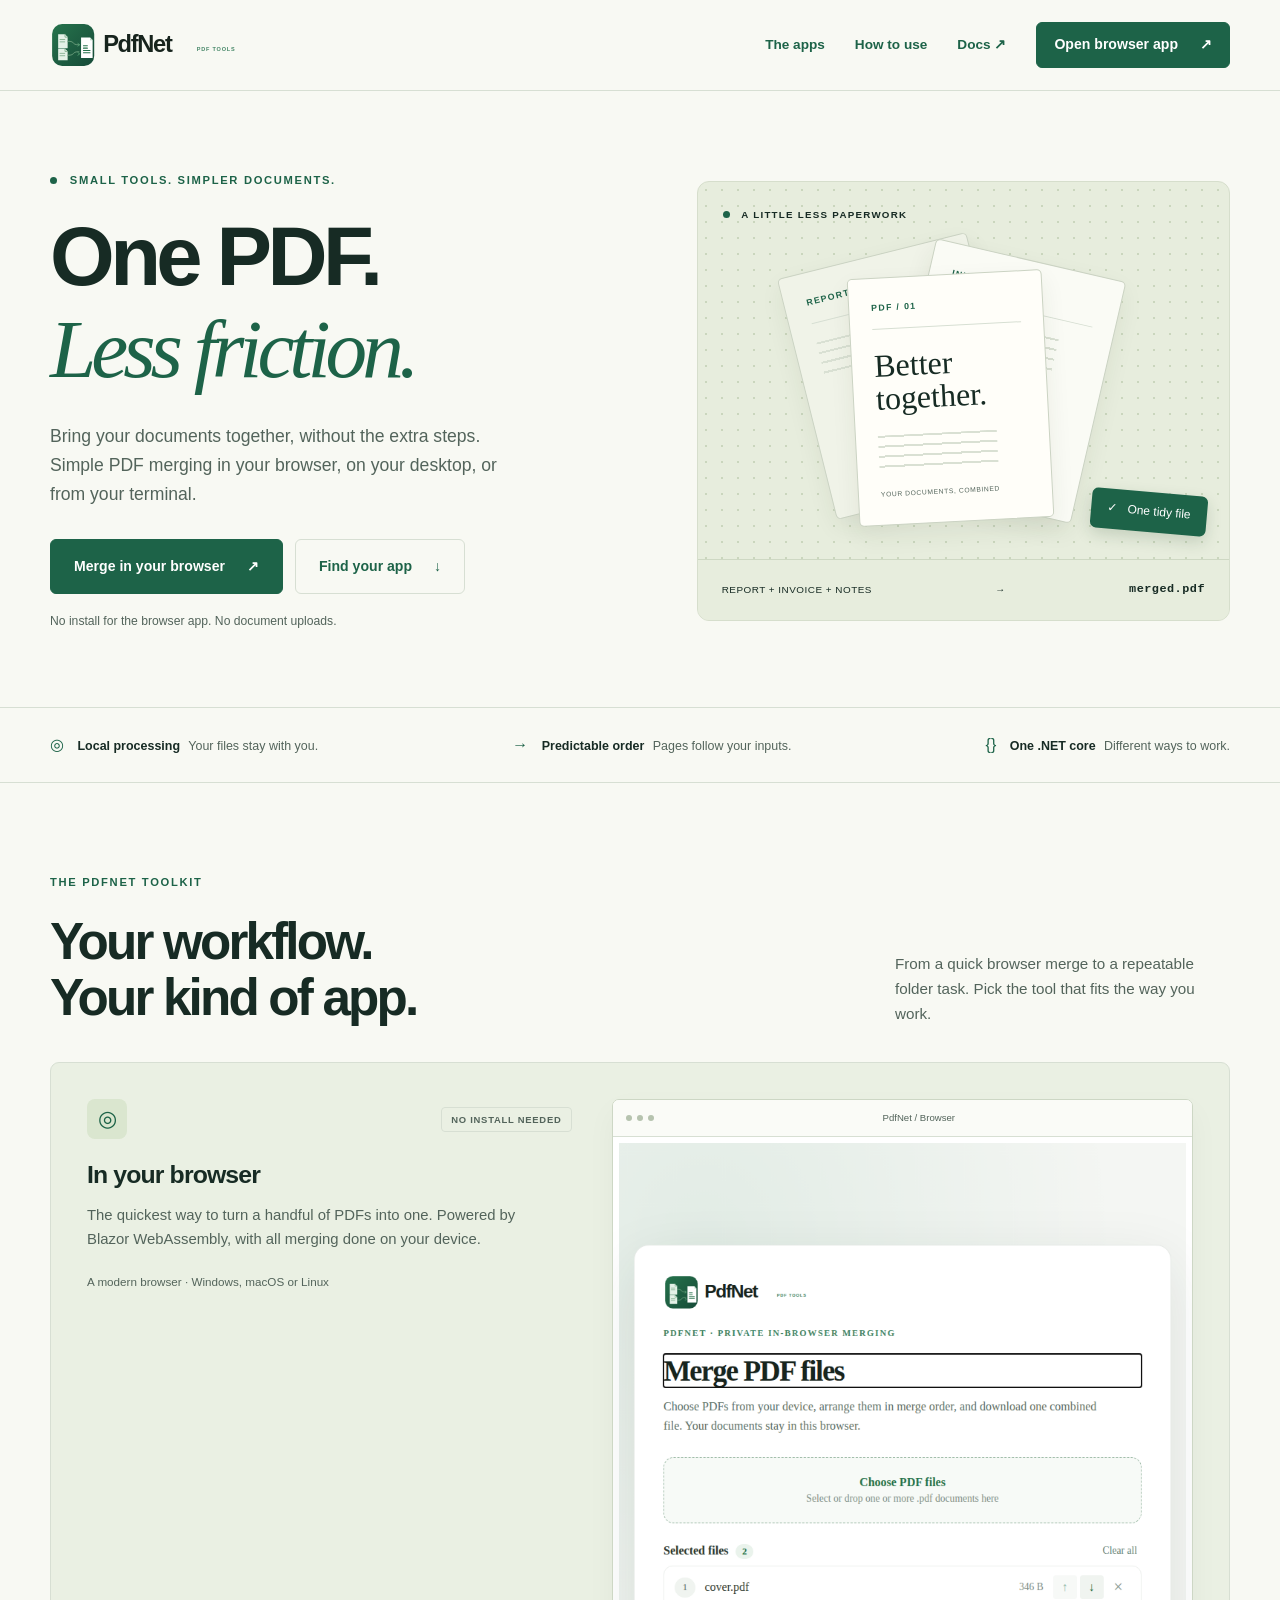
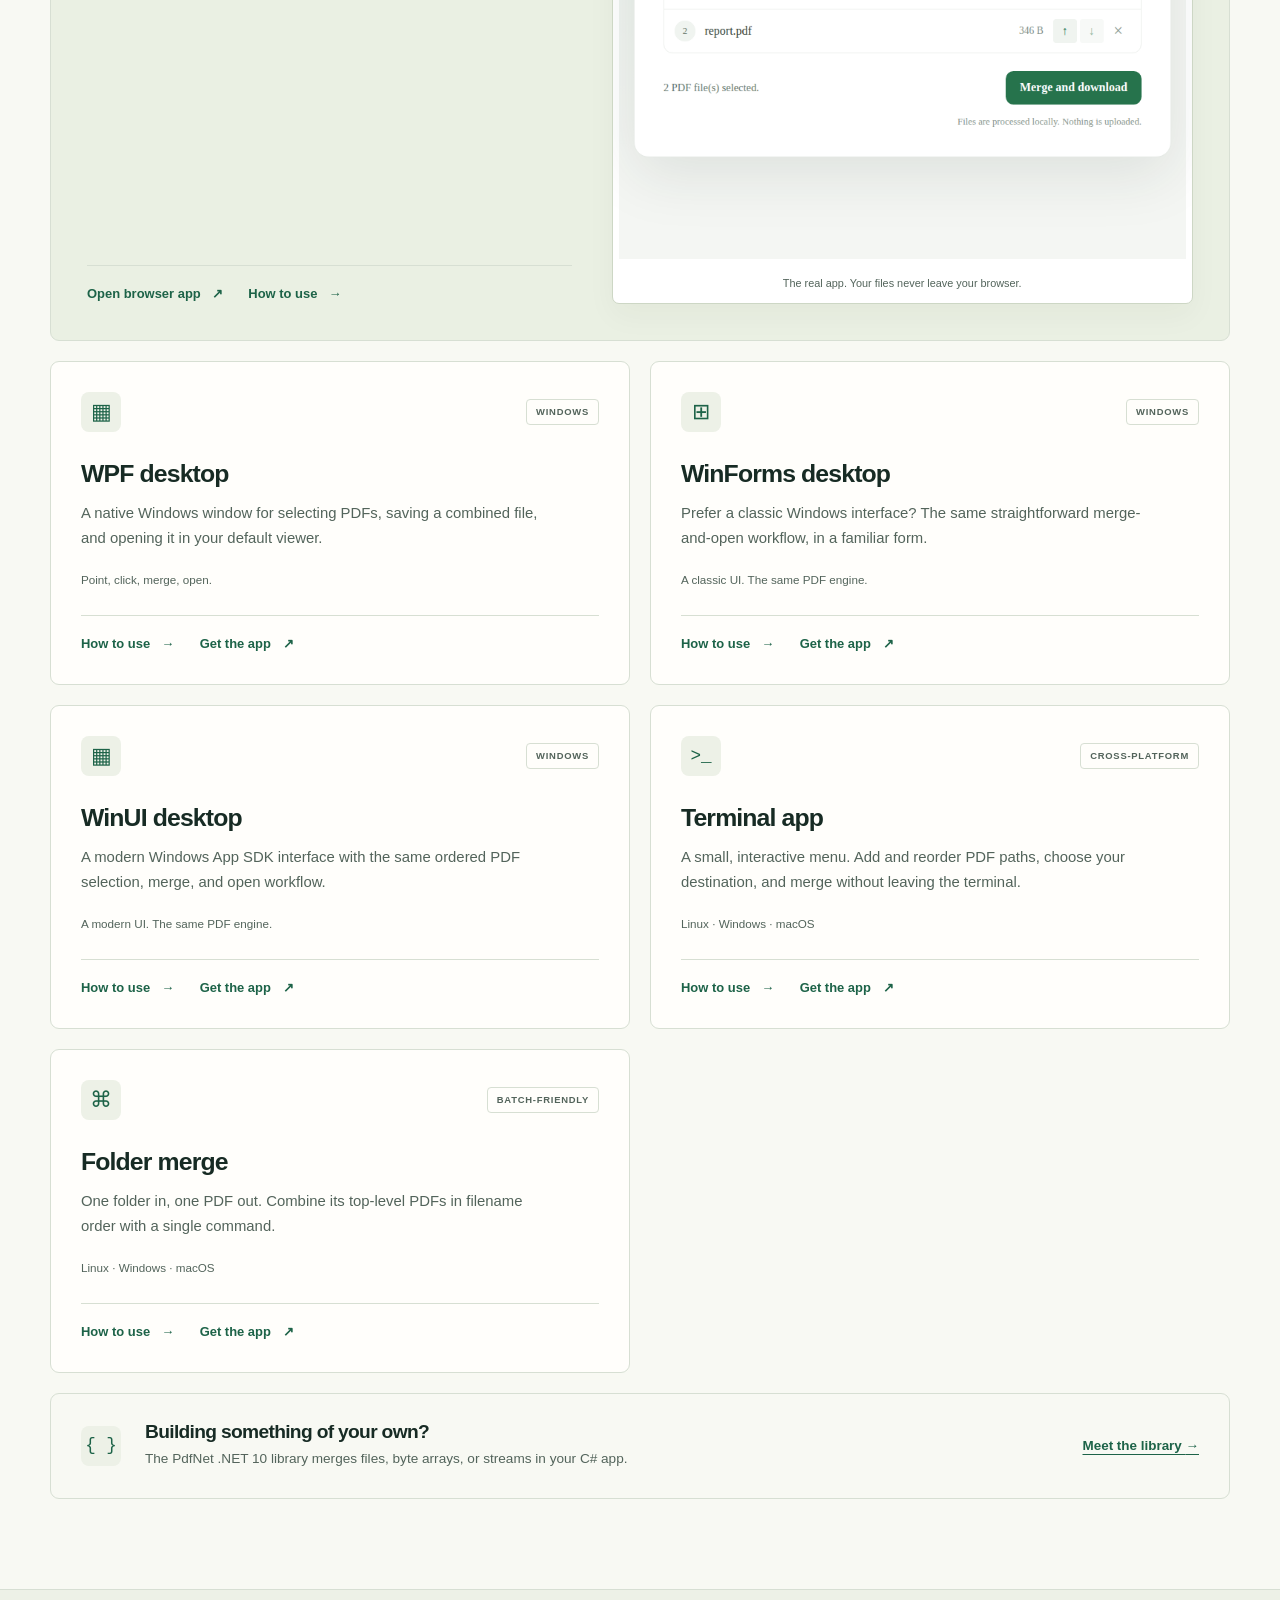
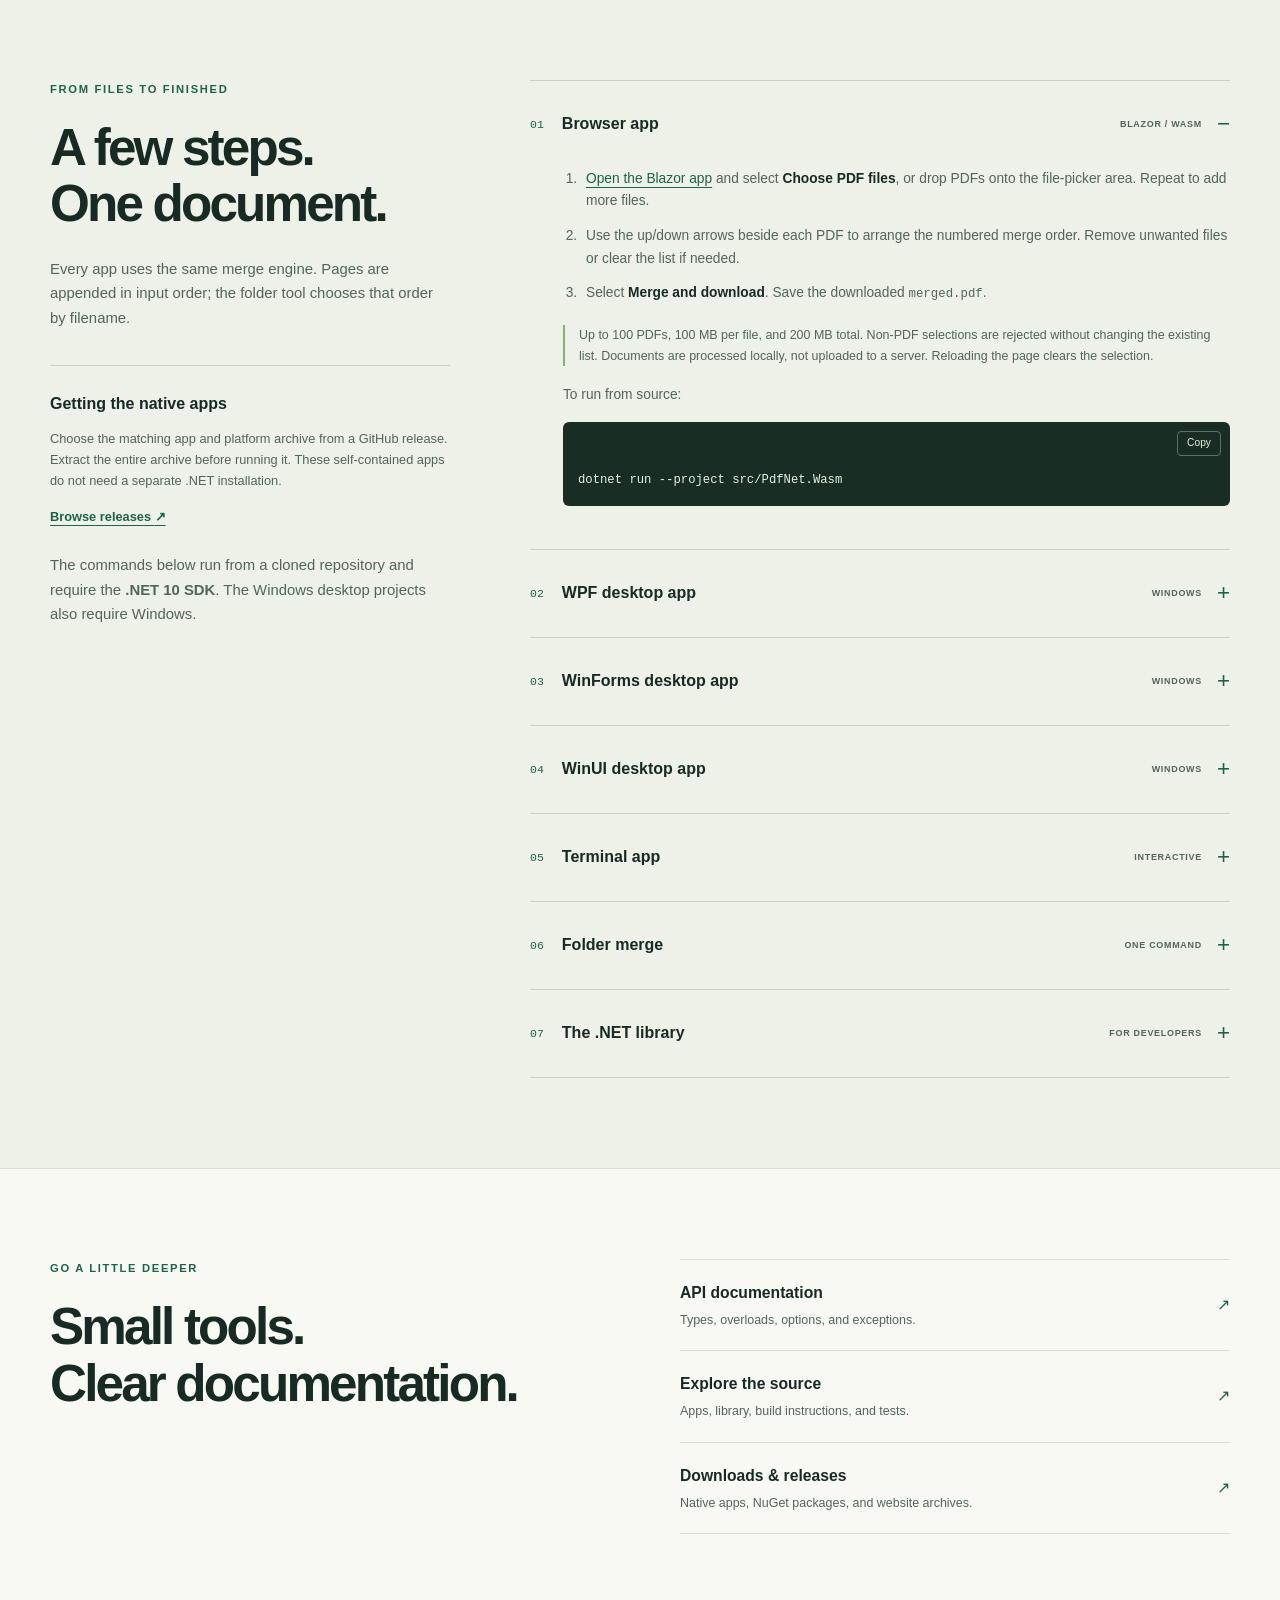
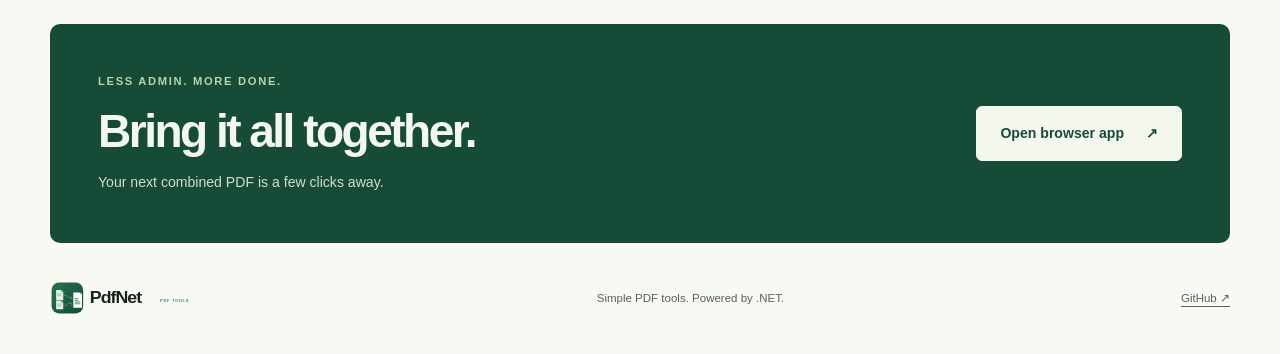
<file: site/index.html>
<!doctype html>
<html lang="en">
<head>
  <meta charset="utf-8">
  <meta name="viewport" content="width=device-width, initial-scale=1">
  <meta name="theme-color" content="#164b38">
  <meta name="description" content="One PDF, less friction. Merge documents locally with PdfNet's browser, Windows, terminal and folder tools, or build with the .NET library.">
  <meta property="og:title" content="PdfNet | One PDF. Less friction.">
  <meta property="og:description" content="Simple PDF merging, wherever you work. Explore the browser, desktop and command-line apps, plus the .NET library.">
  <meta property="og:type" content="website">
  <meta property="og:image" content="https://alexhedley.github.io/pdfnet/site/assets/pdfnet-social-preview.png">
  <title>PdfNet | One PDF. Less friction.</title>
  <link rel="icon" href="assets/pdfnet-icon.svg" type="image/svg+xml">
  <link rel="stylesheet" href="styles.css">
  <script src="script.js" defer></script>
</head>
<body>
  <a class="skip-link" href="#main">Skip to content</a>
  <header class="header">
    <div class="container header-inner">
      <a class="brand" href="#top" aria-label="PdfNet home"><img src="assets/pdfnet-logo.svg" width="760" height="176" alt="PdfNet PDF tools"></a>
      <button class="menu-toggle" type="button" aria-controls="navigation" aria-expanded="false" hidden>Menu <span aria-hidden="true">+</span></button>
      <nav id="navigation" aria-label="Main navigation">
        <a href="#apps">The apps</a>
        <a href="#how-to">How to use</a>
        <a href="https://alexhedley.github.io/pdfnet/docs/">Docs <span aria-hidden="true">&#8599;</span></a>
        <a class="button button-small" href="https://alexhedley.github.io/pdfnet/">Open browser app <span aria-hidden="true">&#8599;</span></a>
      </nav>
    </div>
  </header>

  <main id="main">
    <section class="hero container" id="top" aria-labelledby="hero-title">
      <div class="hero-copy">
        <p class="eyebrow"><span class="status-dot" aria-hidden="true"></span> SMALL TOOLS. SIMPLER DOCUMENTS.</p>
        <h1 id="hero-title">One PDF.<br><em>Less friction.</em></h1>
        <p class="lead">Bring your documents together, without the extra steps. Simple PDF merging in your browser, on your desktop, or from your terminal.</p>
        <div class="button-row">
          <a class="button" href="https://alexhedley.github.io/pdfnet/">Merge in your browser <span aria-hidden="true">&#8599;</span></a>
          <a class="button button-outline" href="#apps">Find your app <span aria-hidden="true">&#8595;</span></a>
        </div>
        <p class="hero-note">No install for the browser app. No document uploads.</p>
      </div>
      <div class="hero-art" aria-label="Illustration: three PDF documents combined into one">
        <div class="art-heading"><span class="status-dot" aria-hidden="true"></span> A LITTLE LESS PAPERWORK</div>
        <div class="paper-stack" aria-hidden="true">
          <div class="paper paper-back"><span class="paper-label">REPORT</span><div class="paper-lines"></div></div>
          <div class="paper paper-middle"><span class="paper-label">INVOICE</span><div class="paper-lines"></div></div>
          <div class="paper paper-front"><span class="paper-label">PDF / 01</span><strong>Better<br>together.</strong><div class="paper-lines"></div><span class="paper-footer">YOUR DOCUMENTS, COMBINED</span></div>
        </div>
        <div class="merge-stamp"><span aria-hidden="true">&#10003;</span> One tidy file</div>
        <div class="art-footer"><span>REPORT + INVOICE + NOTES</span><span aria-hidden="true">&#8594;</span><strong>merged.pdf</strong></div>
      </div>
    </section>

    <div class="principles">
      <div class="container principles-inner">
        <p><span aria-hidden="true">&#9678;</span> <strong>Local processing</strong> Your files stay with you.</p>
        <p><span aria-hidden="true">&#8594;</span> <strong>Predictable order</strong> Pages follow your inputs.</p>
        <p><span aria-hidden="true">&#123;&#125;</span> <strong>One .NET core</strong> Different ways to work.</p>
      </div>
    </div>

    <section class="section container" id="apps" aria-labelledby="apps-title">
      <div class="section-heading">
        <div><p class="eyebrow">THE PDFNET TOOLKIT</p><h2 id="apps-title">Your workflow.<br>Your kind of app.</h2></div>
        <p>From a quick browser merge to a repeatable folder task. Pick the tool that fits the way you work.</p>
      </div>
      <div class="app-grid">
        <article class="app-card app-featured">
          <div class="featured-copy">
            <div class="card-top"><span class="app-symbol" aria-hidden="true">&#9678;</span><span class="tag">NO INSTALL NEEDED</span></div>
            <h3>In your browser</h3>
            <p>The quickest way to turn a handful of PDFs into one. Powered by Blazor WebAssembly, with all merging done on your device.</p>
            <p class="platform">A modern browser &middot; Windows, macOS or Linux</p>
            <div class="card-links"><a href="https://alexhedley.github.io/pdfnet/">Open browser app <span aria-hidden="true">&#8599;</span></a><a href="#guide-browser">How to use <span aria-hidden="true">&#8594;</span></a></div>
          </div>
          <figure class="browser-preview">
            <div class="window-bar" aria-hidden="true"><span></span><span></span><span></span><small>PdfNet / Browser</small></div>
            <img src="assets/pdfnet-wasm-selected.png" width="780" height="980" alt="Blazor app showing the PDF drop area, selected files with up/down controls, and Merge and download">
            <figcaption>The real app. Your files never leave your browser.</figcaption>
          </figure>
        </article>
        <article class="app-card">
          <div class="card-top"><span class="app-symbol" aria-hidden="true">&#9638;</span><span class="tag">WINDOWS</span></div>
          <h3>WPF desktop</h3>
          <p>A native Windows window for selecting PDFs, saving a combined file, and opening it in your default viewer.</p>
          <p class="platform">Point, click, merge, open.</p>
          <div class="card-links"><a href="#guide-wpf">How to use <span aria-hidden="true">&#8594;</span></a><a href="https://github.com/alexhedley/pdfnet/releases">Get the app <span aria-hidden="true">&#8599;</span></a></div>
        </article>
        <article class="app-card">
          <div class="card-top"><span class="app-symbol" aria-hidden="true">&#8862;</span><span class="tag">WINDOWS</span></div>
          <h3>WinForms desktop</h3>
          <p>Prefer a classic Windows interface? The same straightforward merge-and-open workflow, in a familiar form.</p>
          <p class="platform">A classic UI. The same PDF engine.</p>
          <div class="card-links"><a href="#guide-winforms">How to use <span aria-hidden="true">&#8594;</span></a><a href="https://github.com/alexhedley/pdfnet/releases">Get the app <span aria-hidden="true">&#8599;</span></a></div>
        </article>
        <article class="app-card">
          <div class="card-top"><span class="app-symbol" aria-hidden="true">&#9638;</span><span class="tag">WINDOWS</span></div>
          <h3>WinUI desktop</h3>
          <p>A modern Windows App SDK interface with the same ordered PDF selection, merge, and open workflow.</p>
          <p class="platform">A modern UI. The same PDF engine.</p>
          <div class="card-links"><a href="#guide-winui">How to use <span aria-hidden="true">&#8594;</span></a><a href="https://github.com/alexhedley/pdfnet/releases">Get the app <span aria-hidden="true">&#8599;</span></a></div>
        </article>
        <article class="app-card">
          <div class="card-top"><span class="app-symbol mono" aria-hidden="true">&gt;_</span><span class="tag">CROSS-PLATFORM</span></div>
          <h3>Terminal app</h3>
          <p>A small, interactive menu. Add and reorder PDF paths, choose your destination, and merge without leaving the terminal.</p>
          <p class="platform">Linux &middot; Windows &middot; macOS</p>
          <div class="card-links"><a href="#guide-terminal">How to use <span aria-hidden="true">&#8594;</span></a><a href="https://github.com/alexhedley/pdfnet/releases">Get the app <span aria-hidden="true">&#8599;</span></a></div>
        </article>
        <article class="app-card">
          <div class="card-top"><span class="app-symbol" aria-hidden="true">&#8984;</span><span class="tag">BATCH-FRIENDLY</span></div>
          <h3>Folder merge</h3>
          <p>One folder in, one PDF out. Combine its top-level PDFs in filename order with a single command.</p>
          <p class="platform">Linux &middot; Windows &middot; macOS</p>
          <div class="card-links"><a href="#guide-folder">How to use <span aria-hidden="true">&#8594;</span></a><a href="https://github.com/alexhedley/pdfnet/releases">Get the app <span aria-hidden="true">&#8599;</span></a></div>
        </article>
      </div>
      <aside class="library-banner">
        <span class="app-symbol mono" aria-hidden="true">{ }</span>
        <div><h3>Building something of your own?</h3><p>The PdfNet .NET 10 library merges files, byte arrays, or streams in your C# app.</p></div>
        <a href="#guide-library">Meet the library <span aria-hidden="true">&#8594;</span></a>
      </aside>
    </section>

    <section class="guide-section" id="how-to" aria-labelledby="guides-title">
      <div class="container guide-layout">
        <div class="guide-intro">
          <p class="eyebrow">FROM FILES TO FINISHED</p>
          <h2 id="guides-title">A few steps.<br>One document.</h2>
          <p>Every app uses the same merge engine. Pages are appended in input order; the folder tool chooses that order by filename.</p>
          <div class="download-note"><strong>Getting the native apps</strong><p>Choose the matching app and platform archive from a GitHub release. Extract the entire archive before running it. These self-contained apps do not need a separate .NET installation.</p><a href="https://github.com/alexhedley/pdfnet/releases">Browse releases <span aria-hidden="true">&#8599;</span></a></div>
          <p class="source-note">The commands below run from a cloned repository and require the <strong>.NET 10 SDK</strong>. The Windows desktop projects also require Windows.</p>
        </div>
        <div class="guides">
          <details id="guide-browser" open>
            <summary><span><span class="guide-number">01</span> Browser app</span><span class="guide-platform">BLAZOR / WASM</span></summary>
            <div class="guide-content">
              <ol><li><a href="https://alexhedley.github.io/pdfnet/">Open the Blazor app</a> and select <strong>Choose PDF files</strong>, or drop PDFs onto the file-picker area. Repeat to add more files.</li><li>Use the up/down arrows beside each PDF to arrange the numbered merge order. Remove unwanted files or clear the list if needed.</li><li>Select <strong>Merge and download</strong>. Save the downloaded <code>merged.pdf</code>.</li></ol>
              <p class="callout">Up to 100 PDFs, 100 MB per file, and 200 MB total. Non-PDF selections are rejected without changing the existing list. Documents are processed locally, not uploaded to a server. Reloading the page clears the selection.</p>
              <p>To run from source:</p>
              <div class="code-block"><pre><code>dotnet run --project src/PdfNet.Wasm</code></pre></div>
            </div>
          </details>
          <details id="guide-wpf">
            <summary><span><span class="guide-number">02</span> WPF desktop app</span><span class="guide-platform">WINDOWS</span></summary>
            <div class="guide-content">
              <ol><li>Extract the WPF Windows release archive and launch <code>PdfNet.Wpf.exe</code>, or run the source command below.</li><li>Select <strong>Add PDFs...</strong> to build your input list. Select PDFs and use <strong>Move up</strong> or <strong>Move down</strong> to arrange the merge order; use <strong>Remove selected</strong> for unwanted inputs.</li><li>Select <strong>Merge and open</strong>, choose a destination PDF, and save. The result opens in your default PDF viewer.</li></ol>
              <p class="callout">Multiple selected PDFs move together, preserving their relative order; movement stops at the beginning or end of the list. Choose an output path different from every selected input. The app rejects a destination that would overwrite one of its sources.</p>
              <div class="code-block"><pre><code>dotnet run --project src/PdfNet.Wpf</code></pre></div>
            </div>
          </details>
          <details id="guide-winforms">
            <summary><span><span class="guide-number">03</span> WinForms desktop app</span><span class="guide-platform">WINDOWS</span></summary>
            <div class="guide-content">
              <ol><li>Extract the WinForms Windows release archive and launch <code>PdfNet.WinForms.exe</code>, or run the source command below.</li><li>Use <strong>Add PDFs...</strong> to select your documents. Select PDFs and use <strong>Move up</strong> or <strong>Move down</strong> to arrange the merge order; use <strong>Remove selected</strong> to remove any you do not need.</li><li>Click <strong>Merge and open</strong>, choose where to save the PDF, and let your default viewer open the result.</li></ol>
              <p class="callout">Multiple selected PDFs keep their relative order when moved; movement stops at either end of the list. Like the WPF app, WinForms prevents you from saving the merged file over a selected input.</p>
              <div class="code-block"><pre><code>dotnet run --project src/PdfNet.WinForms</code></pre></div>
            </div>
          </details>
          <details id="guide-winui">
            <summary><span><span class="guide-number">04</span> WinUI desktop app</span><span class="guide-platform">WINDOWS</span></summary>
            <div class="guide-content">
              <ol><li>Extract the WinUI Windows release archive and launch <code>PdfNet.WinUI.exe</code>, or run the source command below.</li><li>Select <strong>Add PDFs...</strong> to add documents. Select PDFs and use <strong>Move up</strong> or <strong>Move down</strong> to arrange their merge order; use <strong>Remove selected</strong> to remove inputs.</li><li>Select <strong>Merge and open</strong>, choose a destination PDF, and save. The result opens in your default PDF viewer.</li></ol>
              <p class="callout">Selected PDFs move together, preserving their relative order; movement stops at the beginning or end of the list. The app rejects a destination that would overwrite one of its inputs.</p>
              <div class="code-block"><pre><code>dotnet run --project src/PdfNet.WinUI</code></pre></div>
            </div>
          </details>
          <details id="guide-terminal">
            <summary><span><span class="guide-number">05</span> Terminal app</span><span class="guide-platform">INTERACTIVE</span></summary>
            <div class="guide-content">
              <ol><li>Extract the terminal archive for your platform and run <code>./PdfNet.Tui</code> (or <code>PdfNet.Tui.exe</code> on Windows), or use the source command below.</li><li>Choose <strong>1. Add PDF</strong> and enter a path. Use <strong>2. Move PDF</strong> to enter a PDF's current number and its new position. Option <strong>3</strong> removes the last PDF in the displayed order.</li><li>Choose <strong>4. Set output folder</strong>, enter an existing folder such as <code>./reports</code>, then choose <strong>5. Merge PDFs</strong> to save <code>merged.pdf</code> inside it. Option <strong>6</strong> exits.</li></ol>
              <p class="callout">Paths may be surrounded by matching single or double quotes, including Windows paths such as <code>"D:\PDF files\input.pdf"</code>. Choose an existing writable output folder, not a filename. The app protects selected inputs from being overwritten. Relative paths start at the app's current working directory. Merge exceptions appear in red in the terminal; redirected output remains plain text.</p>
              <div class="code-block"><pre><code>dotnet run --project src/PdfNet.Tui</code></pre></div>
              <p>To skip the menu, pass an existing output folder and individual PDFs in merge order. The result is <code>merged.pdf</code> in that folder; use <code>--help</code> for usage.</p>
              <div class="code-block"><pre><code>dotnet run --project src/PdfNet.Tui -- --output ./results "cover page.pdf" report.pdf</code></pre></div>
              <figure class="terminal-preview"><img src="assets/pdfnet-tui.svg" alt="ASCII PdfNet banner and terminal menu with cyan Inputs/Output labels and grey unset output" loading="lazy"><figcaption>A simple menu, not a command to memorize.</figcaption></figure>
              <p><strong>Prefer a global tool?</strong> Download both the <code>PdfNet.Tui</code> and <code>PdfNet</code> NuGet packages from the same release into <code>./downloads</code>. Replace <code>0.1.0</code> below with that release's version. This option needs the .NET 10 runtime.</p>
              <div class="code-block"><pre><code>dotnet tool install --global PdfNet.Tui --version 0.1.0 --add-source ./downloads
pdfnet</code></pre></div>
            </div>
          </details>
          <details id="guide-folder">
            <summary><span><span class="guide-number">06</span> Folder merge</span><span class="guide-platform">ONE COMMAND</span></summary>
            <div class="guide-content">
              <ol><li>Put your PDFs in one directory. Files are sorted by filename, case-insensitively; use names such as <code>01-cover.pdf</code> and <code>02-report.pdf</code> to control the order.</li><li>Run the folder tool with that directory. The default output is <code>merged.pdf</code> inside it. Supply a second argument for a different destination.</li><li>Open the combined PDF. The destination is excluded from the input list, so subsequent runs will not merge it into itself.</li></ol>
              <p>From source:</p>
              <div class="code-block"><pre><code>dotnet run --file src/PdfNet.FolderMerge.cs -- ./reports
dotnet run --file src/PdfNet.FolderMerge.cs -- ./reports ./combined.pdf</code></pre></div>
              <p>Or extract the folder-merge archive and run its executable:</p>
              <div class="code-block"><pre><code>./PdfNet.FolderMerge ./reports ./combined.pdf</code></pre></div>
              <p>On Windows, use <code>PdfNet.FolderMerge.exe</code> instead.</p>
              <p class="callout">Only top-level PDFs are included, not subfolders. Omit the directory to use the current directory. An explicit relative output path starts at the current working directory, not the input folder. A folder without PDFs produces an error.</p>
            </div>
          </details>
          <details id="guide-library">
            <summary><span><span class="guide-number">07</span> The .NET library</span><span class="guide-platform">FOR DEVELOPERS</span></summary>
            <div class="guide-content">
              <p>Use the same engine in your own .NET 10 application. In a cloned repository, add a project reference (adjust the paths for your app):</p>
              <div class="code-block"><pre><code>dotnet add ./YourApp/YourApp.csproj reference ./src/PdfNet/PdfNet.csproj</code></pre></div>
              <p>Alternatively, download the <code>PdfNet</code> NuGet package from a release and use that folder as a local package source. Packages are not automatically published to NuGet.org.</p>
              <p>Merge files in the order you supply them:</p>
              <div class="code-block"><pre><code>using PdfNet;

PdfMerger.Merge(["cover.pdf", "report.pdf"], "merged.pdf");</code></pre></div>
              <p>Working in memory? Use byte arrays or streams, with optional document metadata:</p>
              <div class="code-block"><pre><code>byte[] merged = PdfMerger.Merge([
    File.ReadAllBytes("cover.pdf"),
    File.ReadAllBytes("report.pdf")
]);

using var output = File.Create("merged.pdf");
PdfMerger.Merge([streamA, streamB], output, new PdfMergeOptions
{
    Title = "Combined report",
    Author = "Your team",
    SkipEmptyDocuments = true
});</code></pre></div>
              <p class="callout">File-based merges replace the destination only after success. The stream overload leaves your streams open. Unreadable inputs throw <code>PdfMergeException</code>; missing files throw <code>FileNotFoundException</code>.</p>
              <a href="https://alexhedley.github.io/pdfnet/docs/">Read the API reference <span aria-hidden="true">&#8599;</span></a>
            </div>
          </details>
          <p id="copy-status" class="copy-status" role="status" aria-live="polite"></p>
        </div>
      </div>
    </section>

    <section class="section container resources" aria-labelledby="resources-title">
      <div><p class="eyebrow">GO A LITTLE DEEPER</p><h2 id="resources-title">Small tools.<br>Clear documentation.</h2></div>
      <div class="resource-links">
        <a href="https://alexhedley.github.io/pdfnet/docs/"><span><strong>API documentation</strong><small>Types, overloads, options, and exceptions.</small></span><span aria-hidden="true">&#8599;</span></a>
        <a href="https://github.com/alexhedley/pdfnet"><span><strong>Explore the source</strong><small>Apps, library, build instructions, and tests.</small></span><span aria-hidden="true">&#8599;</span></a>
        <a href="https://github.com/alexhedley/pdfnet/releases"><span><strong>Downloads &amp; releases</strong><small>Native apps, NuGet packages, and website archives.</small></span><span aria-hidden="true">&#8599;</span></a>
      </div>
    </section>

    <section class="final-cta container" aria-labelledby="cta-title">
      <div><p class="eyebrow">LESS ADMIN. MORE DONE.</p><h2 id="cta-title">Bring it all together.</h2><p>Your next combined PDF is a few clicks away.</p></div>
      <a class="button button-light" href="https://alexhedley.github.io/pdfnet/">Open browser app <span aria-hidden="true">&#8599;</span></a>
    </section>
  </main>

  <footer class="container footer">
    <a class="brand" href="#top" aria-label="PdfNet home"><img src="assets/pdfnet-logo.svg" width="760" height="176" alt="PdfNet PDF tools" loading="lazy"></a>
    <p>Simple PDF tools. Powered by .NET.</p>
    <a href="https://github.com/alexhedley/pdfnet">GitHub <span aria-hidden="true">&#8599;</span></a>
  </footer>
</body>
</html>
</file>
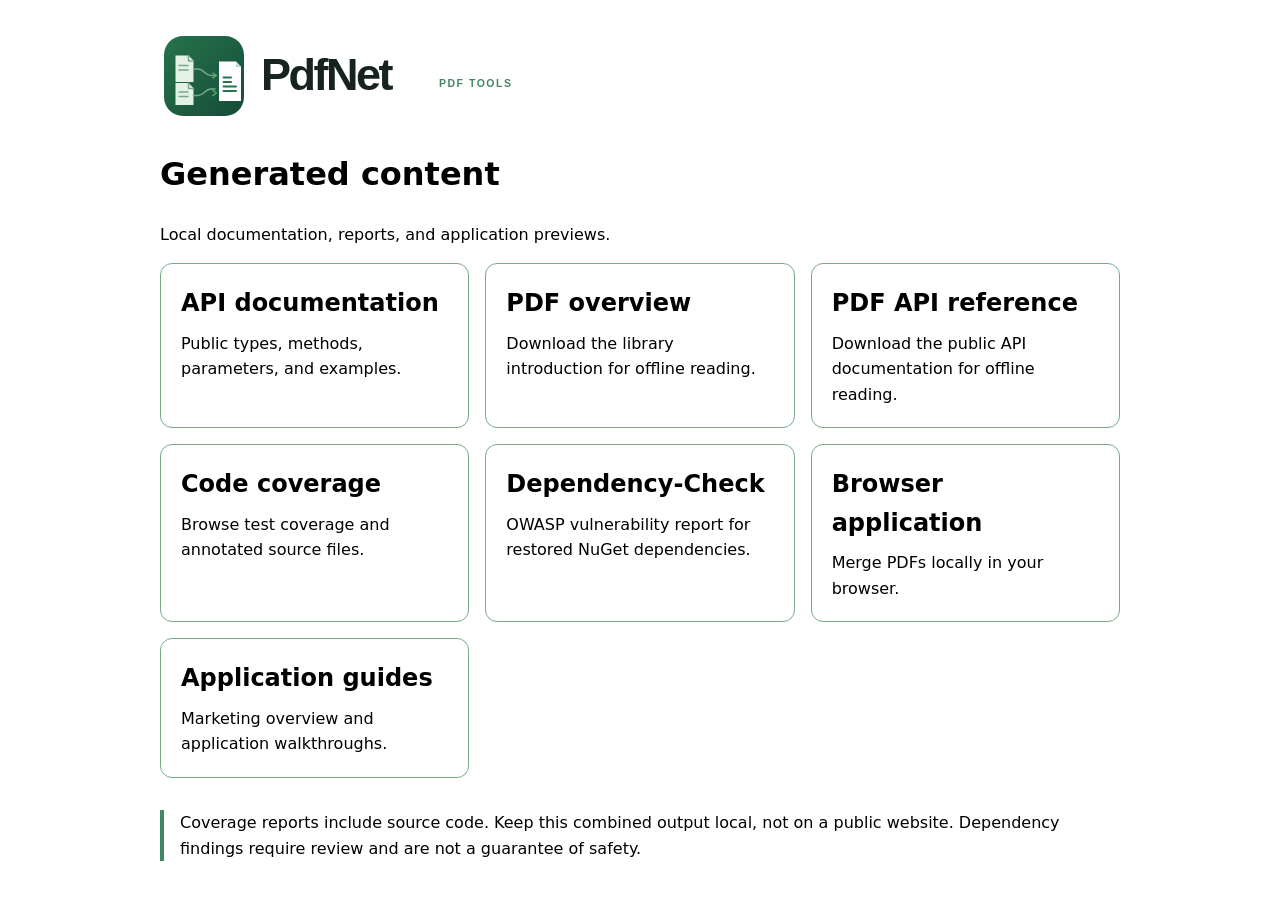
<file: docs/generated-index.html>
<!DOCTYPE html>
<html lang="en">
<head>
  <meta charset="utf-8">
  <meta name="viewport" content="width=device-width, initial-scale=1">
  <title>PdfNet generated content</title>
  <link rel="icon" href="../assets/brand/pdfnet-docs-icon.svg" type="image/svg+xml">
  <style>
    :root { color-scheme: light dark; font-family: system-ui, sans-serif; }
    body { max-width: 960px; margin: auto; padding: 2rem; line-height: 1.6; }
    img { width: min(100%, 380px); }
    nav { display: grid; grid-template-columns: repeat(auto-fit, minmax(240px, 1fr)); gap: 1rem; }
    nav a { display: block; padding: 1.25rem; border: 1px solid #78a987; border-radius: 12px; color: inherit; text-decoration: none; }
    nav a:hover, nav a:focus-visible { outline: 3px solid #438565; }
    h2 { margin: 0 0 .5rem; }
    nav p { margin: 0; }
    .notice { margin-top: 2rem; border-left: 4px solid #438565; padding-left: 1rem; }
  </style>
</head>
<body>
  <header>
    <img src="../assets/brand/pdfnet-logo.svg" alt="PdfNet PDF tools">
    <h1>Generated content</h1>
    <p>Local documentation, reports, and application previews.</p>
  </header>
  <nav aria-label="Generated content">
    <a href="docs/index.html"><h2>API documentation</h2><p>Public types, methods, parameters, and examples.</p></a>
    <a href="docs/toc.pdf"><h2>PDF overview</h2><p>Download the library introduction for offline reading.</p></a>
    <a href="docs/api/toc.pdf"><h2>PDF API reference</h2><p>Download the public API documentation for offline reading.</p></a>
    <a href="coverage/index.html"><h2>Code coverage</h2><p>Browse test coverage and annotated source files.</p></a>
    <a href="dependency-check/index.html"><h2>Dependency-Check</h2><p>OWASP vulnerability report for restored NuGet dependencies.</p></a>
    <a href="app/"><h2>Browser application</h2><p>Merge PDFs locally in your browser.</p></a>
    <a href="site/index.html"><h2>Application guides</h2><p>Marketing overview and application walkthroughs.</p></a>
  </nav>
  <p class="notice">Coverage reports include source code. Keep this combined output local, not on a public website. Dependency findings require review and are not a guarantee of safety.</p>
</body>
</html>
</file>
<file: site/styles.css>
:root {
  color-scheme: light;
  --paper: #f8f9f3;
  --ink: #172b24;
  --muted: #53645b;
  --green: #1d6348;
  --dark-green: #164b38;
  --line: #d7dfd3;
  --soft: #edf1e7;
}

* { box-sizing: border-box; }
html { scroll-behavior: smooth; scroll-padding-top: 110px; }
body { margin: 0; background: var(--paper); color: var(--ink); font-family: "Segoe UI", Arial, sans-serif; font-size: 16px; line-height: 1.65; }
img { max-width: 100%; height: auto; display: block; }
a { color: var(--green); text-underline-offset: 4px; }
a:hover { color: var(--dark-green); }
button { font: inherit; cursor: pointer; }
button[hidden] { display: none; }
a:focus-visible, button:focus-visible, summary:focus-visible { outline: 3px solid #ab6a23; outline-offset: 5px; }
h1, h2, h3, p, figure { margin: 0; }
h1, h2, h3 { line-height: 1.1; }
h1, h2 { letter-spacing: -0.055em; font-weight: 650; }
h1 { font-size: clamp(3.75rem, 6.5vw, 6rem); }
h2 { font-size: clamp(2.4rem, 4vw, 3.65rem); }
h3 { font-size: 1.55rem; letter-spacing: -0.035em; }
p + p { margin-top: 16px; }
.container { width: min(1180px, calc(100% - 80px)); margin-inline: auto; }
.eyebrow { font-size: 0.7rem; letter-spacing: 0.15em; font-weight: 750; color: var(--green); margin-bottom: 22px; }
.skip-link { position: fixed; left: 20px; top: -100px; padding: 10px 20px; background: white; z-index: 10; }
.skip-link:focus { top: 10px; }
.header { background: var(--paper); border-bottom: 1px solid var(--line); position: sticky; top: 0; z-index: 5; }
.header-inner { min-height: 90px; display: flex; align-items: center; justify-content: space-between; gap: 24px; }
.brand { display: block; flex-shrink: 0; width: 200px; }
nav { display: flex; align-items: center; gap: 30px; font-size: 0.85rem; }
nav a { text-decoration: none; font-weight: 600; }
nav a:not(.button):hover { text-decoration: underline; }
.button { display: inline-flex; justify-content: center; align-items: center; gap: 22px; padding: 15px 23px; background: var(--green); border: 1px solid var(--green); color: white; border-radius: 6px; text-decoration: none; font-size: 0.88rem; font-weight: 650; transition: background 150ms, transform 150ms; }
.button:hover { color: white; background: var(--dark-green); transform: translateY(-2px); }
.button-small { padding: 10px 17px; }
.button-outline { color: var(--green); background: transparent; border-color: var(--line); }
.button-outline:hover { color: var(--green); background: var(--soft); }
.button-row { display: flex; gap: 12px; flex-wrap: wrap; margin-top: 30px; }
.hero { display: grid; grid-template-columns: 1.1fr 1fr; align-items: center; gap: 60px; padding-block: 80px 76px; }
.hero h1 em { color: var(--green); font-family: Georgia, "Times New Roman", serif; font-weight: 400; letter-spacing: -0.06em; }
.lead { color: var(--muted); font-size: 1.1rem; max-width: 460px; margin-top: 26px; }
.hero-note { font-size: 0.76rem; color: var(--muted); margin-top: 17px; }
.status-dot { display: inline-block; width: 7px; height: 7px; border-radius: 50%; background: var(--green); margin-right: 8px; }
.hero-art { position: relative; background: #e7eddd; border: 1px solid #d6decc; border-radius: 12px; height: 440px; overflow: hidden; background-image: radial-gradient(#cad6bd 0.8px, transparent 0.8px); background-size: 16px 16px; }
.art-heading { position: absolute; top: 25px; left: 25px; font-size: 0.61rem; font-weight: 700; letter-spacing: 0.13em; }
.paper-stack { position: absolute; width: 220px; height: 270px; top: 92px; left: calc(50% - 110px); }
.paper { position: absolute; width: 195px; height: 248px; padding: 22px; background: #fffef9; border: 1px solid #cbd3c3; border-radius: 5px; box-shadow: 0 10px 24px #283f1c12; }
.paper-back { transform: translate(-49px, -22px) rotate(-14deg); background: #f0f3e8; }
.paper-middle { transform: translate(53px, -17px) rotate(13deg); background: #fafbf5; }
.paper-front { transform: rotate(-3deg); }
.paper-label { font-size: 0.55rem; letter-spacing: 0.15em; color: var(--green); display: block; font-weight: 700; padding-bottom: 13px; border-bottom: 1px solid var(--line); }
.paper strong { display: block; font-family: Georgia, serif; font-size: 2rem; font-weight: 400; line-height: 1.05; margin-top: 20px; }
.paper-lines { height: 35px; width: 80%; margin-top: 19px; background: repeating-linear-gradient(to bottom, #d9e0d3 0, #d9e0d3 2px, transparent 2px, transparent 10px); }
.paper-footer { font-size: 0.42rem; letter-spacing: 0.09em; display: block; margin-top: 18px; color: var(--muted); }
.merge-stamp { position: absolute; bottom: 88px; right: 22px; padding: 10px 16px; background: var(--green); color: white; font-size: 0.75rem; border-radius: 6px; transform: rotate(5deg); box-shadow: 0 6px 15px #1c43212b; }
.merge-stamp span { margin-right: 7px; }
.art-footer { position: absolute; inset: auto 0 0; display: flex; justify-content: space-between; gap: 10px; align-items: center; border-top: 1px solid #ced8c3; background: #e7eddd; padding: 20px 24px; font-size: 0.62rem; letter-spacing: 0.05em; }
.art-footer strong { font-family: Consolas, monospace; font-size: 0.74rem; }
.principles { border-block: 1px solid var(--line); }
.principles-inner { display: flex; justify-content: space-between; gap: 20px; padding-block: 24px; }
.principles p { font-size: 0.78rem; color: var(--muted); margin: 0; }
.principles strong { color: var(--ink); margin-right: 5px; }
.principles p > span { color: var(--green); margin-right: 10px; font-size: 1rem; }
.section { padding-block: 90px; }
.section-heading { display: flex; align-items: end; justify-content: space-between; gap: 40px; margin-bottom: 36px; }
.section-heading > p { max-width: 335px; color: var(--muted); font-size: 0.95rem; }
.app-grid { display: grid; grid-template-columns: 1fr 1fr; gap: 20px; }
.app-card { background: #fffefb; border: 1px solid var(--line); border-radius: 9px; padding: 30px; display: flex; flex-direction: column; }
.card-top { display: flex; justify-content: space-between; align-items: center; margin-bottom: 28px; gap: 12px; }
.app-symbol { display: grid; place-items: center; width: 40px; height: 40px; border-radius: 8px; background: var(--soft); color: var(--green); font-size: 1.4rem; flex-shrink: 0; }
.mono { font-family: Consolas, monospace; font-size: 1.1rem; }
.tag { font-size: 0.59rem; font-weight: 700; letter-spacing: 0.08em; padding: 4px 9px; border: 1px solid var(--line); border-radius: 4px; color: var(--muted); }
.app-card h3 { margin-bottom: 14px; }
.app-card p { color: var(--muted); font-size: 0.93rem; max-width: 460px; }
.app-card .platform { font-size: 0.73rem; margin-top: 20px; margin-bottom: 25px; }
.card-links { display: flex; gap: 25px; flex-wrap: wrap; margin-top: auto; padding-top: 17px; border-top: 1px solid var(--line); }
.card-links a { text-decoration: none; font-size: 0.81rem; font-weight: 650; }
.card-links a:hover { text-decoration: underline; }
.card-links a span { margin-left: 8px; }
.app-featured { grid-column: 1 / -1; display: grid; grid-template-columns: 1fr 1.2fr; gap: 40px; background: #eaf0e3; padding: 36px; overflow: hidden; }
.featured-copy { display: flex; flex-direction: column; justify-content: center; }
.featured-copy .card-top { margin-bottom: 22px; }
.featured-copy .app-symbol { background: #dae6cf; }
.browser-preview { align-self: center; background: white; border: 1px solid #cdd7c5; border-radius: 7px; overflow: hidden; box-shadow: 0 12px 30px #283f1c0a; }
.window-bar { display: flex; gap: 5px; align-items: center; padding: 10px 13px; background: #fafbf7; border-bottom: 1px solid var(--line); }
.window-bar > span { width: 6px; height: 6px; border-radius: 50%; background: #b6c3af; }
.window-bar small { margin-left: auto; margin-right: auto; font-size: 0.6rem; color: var(--muted); }
.browser-preview img { width: 100%; height: auto; }
figcaption { color: var(--muted); font-size: 0.68rem; padding: 10px 14px; text-align: center; }
.library-banner { margin-top: 20px; border: 1px solid var(--line); border-radius: 9px; display: flex; align-items: center; gap: 24px; padding: 27px 30px; }
.library-banner h3 { font-size: 1.2rem; margin-bottom: 6px; }
.library-banner p { font-size: 0.85rem; color: var(--muted); }
.library-banner a { margin-left: auto; flex-shrink: 0; font-size: 0.84rem; font-weight: 650; }
.guide-section { background: var(--soft); border-block: 1px solid var(--line); padding-block: 90px; }
.guide-layout { display: grid; grid-template-columns: 0.8fr 1.4fr; gap: 80px; align-items: start; }
.guide-intro > p:not(.eyebrow) { color: var(--muted); margin-top: 24px; font-size: 0.93rem; }
.download-note { border-top: 1px solid #c8d3bf; margin-top: 35px; padding-top: 25px; }
.download-note p, .guide-intro .source-note { font-size: 0.8rem; color: var(--muted); }
.download-note p { margin-top: 10px; margin-bottom: 12px; }
.download-note a { font-size: 0.8rem; font-weight: 650; }
details { border-bottom: 1px solid #c8d3bf; scroll-margin-top: 15px; }
details:first-child { border-top: 1px solid #c8d3bf; }
details:target { background: #f8f9f366; }
summary { display: flex; justify-content: space-between; align-items: center; gap: 15px; cursor: pointer; list-style: none; padding: 25px 0; font-size: 1rem; font-weight: 650; }
summary::-webkit-details-marker { display: none; }
summary::after { content: "+"; font-size: 1.4rem; font-weight: 400; color: var(--green); }
details[open] > summary::after { content: "\2212"; }
summary > span:first-child { display: flex; gap: 18px; align-items: center; }
.guide-number { font-family: Consolas, monospace; font-size: 0.72rem; font-weight: 400; color: var(--green); }
.guide-platform { font-size: 0.56rem; letter-spacing: 0.08em; margin-left: auto; color: var(--muted); }
.guide-content { padding: 0 0 28px 33px; font-size: 0.86rem; color: var(--muted); }
.guide-content strong { color: var(--ink); }
.guide-content ol { padding-left: 18px; margin: 0 0 20px; }
.guide-content li { padding-left: 5px; margin-bottom: 12px; }
.guide-content .callout { border-left: 2px solid #8cab77; padding-left: 14px; margin-block: 18px; font-size: 0.78rem; }
code { font-family: Consolas, "Liberation Mono", monospace; font-size: 0.9em; overflow-wrap: anywhere; }
.code-block { background: #192d25; border-radius: 6px; margin-block: 15px; padding: 15px; position: relative; }
.code-block pre { color: #e6f0df; margin: 0; overflow-x: auto; white-space: pre-wrap; overflow-wrap: anywhere; line-height: 1.7; font-size: 0.85rem; }
.code-block:has(.copy-button) { padding-top: 46px; }
.copy-button { position: absolute; top: 9px; right: 9px; border: 1px solid #587465; background: transparent; color: #e6f0df; font-size: 0.64rem; border-radius: 4px; padding: 3px 9px; }
.copy-button:hover { background: #304f40; }
.copy-status { font-size: 0.78rem; color: var(--green); }
.copy-status:empty { display: none; }
.terminal-preview { margin: 20px 0; }
.terminal-preview img { width: 100%; border-radius: 5px; }
.resources { display: grid; grid-template-columns: 1fr 1fr; gap: 80px; }
.resource-links a { display: flex; align-items: center; justify-content: space-between; gap: 20px; padding: 20px 0; border-bottom: 1px solid var(--line); text-decoration: none; }
.resource-links a:first-child { border-top: 1px solid var(--line); }
.resource-links a:hover strong { text-decoration: underline; }
.resource-links strong { display: block; font-size: 0.98rem; color: var(--ink); }
.resource-links small { color: var(--muted); display: block; font-size: 0.78rem; margin-top: 4px; }
.final-cta { background: var(--dark-green); border-radius: 10px; display: flex; justify-content: space-between; align-items: center; gap: 30px; padding: 48px; color: #f4f7ee; }
.final-cta .eyebrow { color: #bbd4a8; margin-bottom: 15px; }
.final-cta h2 { font-size: clamp(2rem, 3.6vw, 3.25rem); }
.final-cta p:not(.eyebrow) { color: #d0deca; font-size: 0.88rem; margin-top: 15px; }
.button-light { color: var(--dark-green); background: #f4f7ee; border-color: #f4f7ee; flex-shrink: 0; }
.button-light:hover { background: #dbe8ce; color: var(--dark-green); }
.footer { display: flex; align-items: center; justify-content: space-between; gap: 24px; padding-block: 38px; }
.footer .brand { width: 150px; }
.footer p, .footer > a:last-child { font-size: 0.72rem; color: var(--muted); }
.menu-toggle { display: none; background: transparent; border: 1px solid var(--line); border-radius: 5px; color: var(--green); padding: 7px 12px; font-size: 0.85rem; }
.menu-toggle span { margin-left: 12px; }

@media (max-width: 1000px) {
  .container { width: calc(100% - 48px); }
  .header-inner { min-height: 78px; }
  .brand { width: 165px; }
  nav { gap: 18px; font-size: 0.78rem; }
  .hero { gap: 30px; padding-block: 60px; }
  .hero-art { height: 400px; }
  .paper-stack { top: 76px; transform: scale(0.9); }
  .art-footer { padding-inline: 16px; font-size: 0.5rem; }
  .art-footer strong { font-size: 0.62rem; }
  .principles-inner { flex-wrap: wrap; justify-content: center; }
  .guide-layout { gap: 40px; grid-template-columns: 0.8fr 1.2fr; }
  .app-featured { gap: 25px; padding: 28px; }
  .resources { gap: 40px; }
  .library-banner { gap: 17px; padding: 24px; }
}

@media (max-width: 760px) {
  html { scroll-padding-top: 95px; }
  .header { position: static; }
  .js .header { position: sticky; }
  .container { width: calc(100% - 36px); }
  .header-inner { flex-wrap: wrap; gap: 0; padding-block: 16px; }
  .brand { width: 175px; }
  .menu-toggle:not([hidden]) { display: block; }
  nav { flex-basis: 100%; flex-wrap: wrap; gap: 15px 23px; padding-top: 20px; }
  .js nav:not(.is-open) { display: none; }
  .js nav.is-open { display: flex; flex-direction: column; align-items: stretch; }
  .js nav.is-open > a:not(.button) { padding-block: 5px; }
  .hero { grid-template-columns: 1fr; gap: 36px; padding-block: 45px; }
  h1 { font-size: clamp(3.8rem, 12vw, 5.5rem); }
  .hero .lead { max-width: 540px; }
  .hero-art { height: 385px; }
  .paper-stack { top: 63px; }
  .merge-stamp { right: 30px; }
  .art-footer { font-size: 0.6rem; }
  .art-footer strong { font-size: 0.75rem; }
  .principles-inner { display: grid; gap: 12px; justify-content: start; padding-block: 20px; }
  .section, .guide-section { padding-block: 55px; }
  .section-heading { display: block; }
  .section-heading > p { max-width: 500px; margin-top: 22px; }
  .app-grid, .app-featured { grid-template-columns: 1fr; }
  .app-card, .app-featured { padding: 24px; }
  .app-featured { gap: 28px; }
  .library-banner { flex-wrap: wrap; }
  .library-banner > div { flex: 1; min-width: 180px; }
  .library-banner a { margin-left: 57px; }
  .guide-layout, .resources { grid-template-columns: 1fr; gap: 32px; }
  .guide-intro .source-note { margin-top: 15px; }
  .guide-content { padding-left: 0; }
  summary > span:first-child { gap: 12px; }
  .final-cta { flex-direction: column; align-items: flex-start; padding: 30px 24px; }
  .footer { flex-wrap: wrap; gap: 18px; }
  .footer p { order: 3; width: 100%; }
}

@media (max-width: 380px) {
  .button-row { flex-direction: column; align-items: stretch; }
  .guide-platform { display: none; }
  .merge-stamp { right: 15px; }
  .art-footer { font-size: 0.5rem; padding-inline: 12px; }
}

@media (prefers-reduced-motion: reduce) {
  html { scroll-behavior: auto; }
  .button { transition: none; }
  .button:hover { transform: none; }
}
</file>
